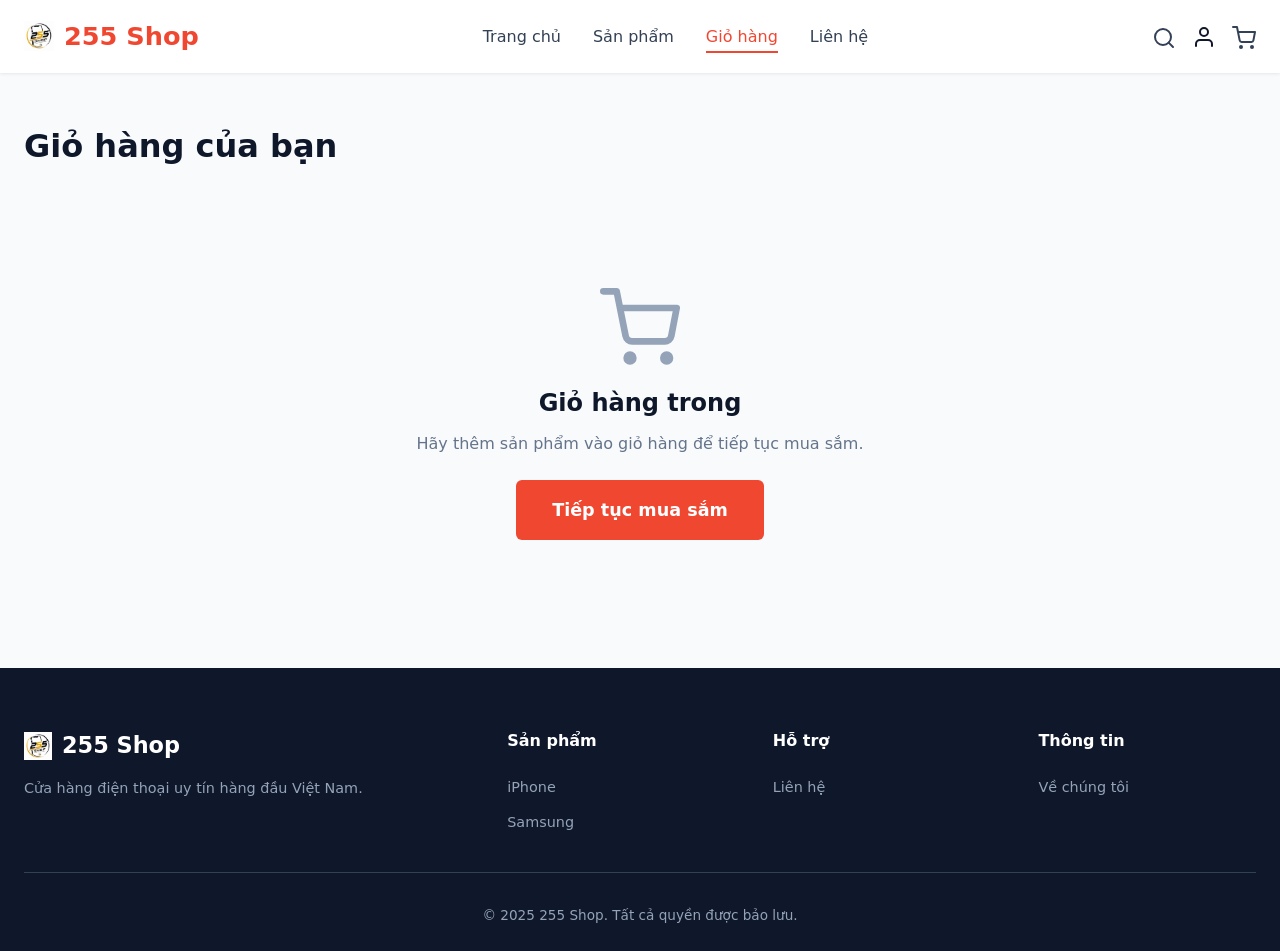
<file: html/cart.html>
<!DOCTYPE html>
<html lang="vi">
<head>
  <meta charset="UTF-8">
  <meta name="viewport" content="width=device-width, initial-scale=1.0">
  <title>Giỏ hàng - 255 Shop</title>
  <link rel="stylesheet" href="../css/style.css">
</head>
<body>

<header class="header">
  <div class="header-inner">
    <a href="../index.html" class="logo">
      <i class="ico ico-md" data-icon="phone"></i> 255 Shop
    </a>
    <nav class="nav" id="mainNav">
      <a href="../index.html">Trang chủ</a>
      <a href="shop.html">Sản phẩm</a>
      <a href="cart.html" class="active">Giỏ hàng</a>
      <a href="contact.html">Liên hệ</a>
    </nav>
    <div class="header-actions">
      <button id="btnSearch" title="Tìm kiếm"><i class="ico ico-md" data-icon="search"></i></button>
      <a href="login.html" title="Tài khoản"><i class="ico ico-md" data-icon="user"></i></a>
      <button onclick="location.href='cart.html'" title="Giỏ hàng">
        <i class="ico ico-md" data-icon="cart"></i>
        <span class="cart-count" id="cartCount">0</span>
      </button>
      <button class="menu-toggle" id="menuToggle"><i class="ico ico-md" data-icon="menu"></i></button>
    </div>
  </div>
</header>

<div class="menu-overlay" id="menuOverlay"></div>

<section class="cart-page">
  <div class="container">
    <h1>Giỏ hàng của bạn</h1>

    <div id="cartEmpty" class="cart-empty" style="display:none;">
      <div class="empty-icon"><i class="ico" style="width:80px;height:80px;" data-icon="cart"></i></div>
      <h2>Giỏ hàng trong</h2>
      <p>Hãy thêm sản phẩm vào giỏ hàng để tiếp tục mua sắm.</p>
      <a href="shop.html" class="btn btn-primary btn-lg">Tiếp tục mua sắm</a>
    </div>

    <div id="cartContent" class="cart-layout">
      <div class="cart-items" id="cartItems"></div>
      <aside class="cart-summary">
        <h3>Tóm tắt đơn hàng</h3>
        <div class="summary-row">
          <span>Tạm tính</span>
          <span id="subtotal">0d</span>
        </div>
        <div class="summary-row">
          <span>Giảm giá</span>
          <span id="discount">0d</span>
        </div>
        <div class="summary-row">
          <span>Phí vận chuyển</span>
          <span id="shipping">Miễn phí</span>
        </div>
        <div class="summary-row total">
          <span>Tổng cộng</span>
          <span class="sum-val" id="total">0d</span>
        </div>
        <a href="checkout.html" class="btn btn-primary btn-block btn-lg">Thanh toán ngay</a>
        <a href="shop.html" style="display:block;text-align:center;margin-top:16px;color:var(--gray-600);font-size:.9rem;"><i class="ico ico-sm" data-icon="arrow-right" style="transform:rotate(180deg);"></i> Tiếp tục mua sắm</a>
      </aside>
    </div>
  </div>
</section>

<footer class="footer">
  <div class="container">
    <div class="footer-grid">
      <div class="footer-brand">
        <h3><i class="ico ico-md" data-icon="phone"></i> 255 Shop</h3>
        <p>Cửa hàng điện thoại uy tín hàng đầu Việt Nam.</p>
      </div>
      <div class="footer-col">
        <h4>Sản phẩm</h4>
        <a href="shop.html?brand=apple">iPhone</a>
        <a href="shop.html?brand=samsung">Samsung</a>
      </div>
      <div class="footer-col">
        <h4>Hỗ trợ</h4>
        <a href="contact.html">Liên hệ</a>
      </div>
      <div class="footer-col">
        <h4>Thông tin</h4>
        <a href="#">Về chúng tôi</a>
      </div>
    </div>
    <div class="footer-bottom">
      <p>&copy; 2025 255 Shop. Tất cả quyền được bảo lưu.</p>
    </div>
  </div>
</footer>

<script src="../js/icons.js"></script>
<script src="../js/cart.js"></script>
<script src="../js/main.js"></script>
<script>
  initIcons();
  document.addEventListener('DOMContentLoaded', function() {
    updateCartCount();
    initShared();
    renderCartPage();
  });
</script>
</body>
</html>
</file>
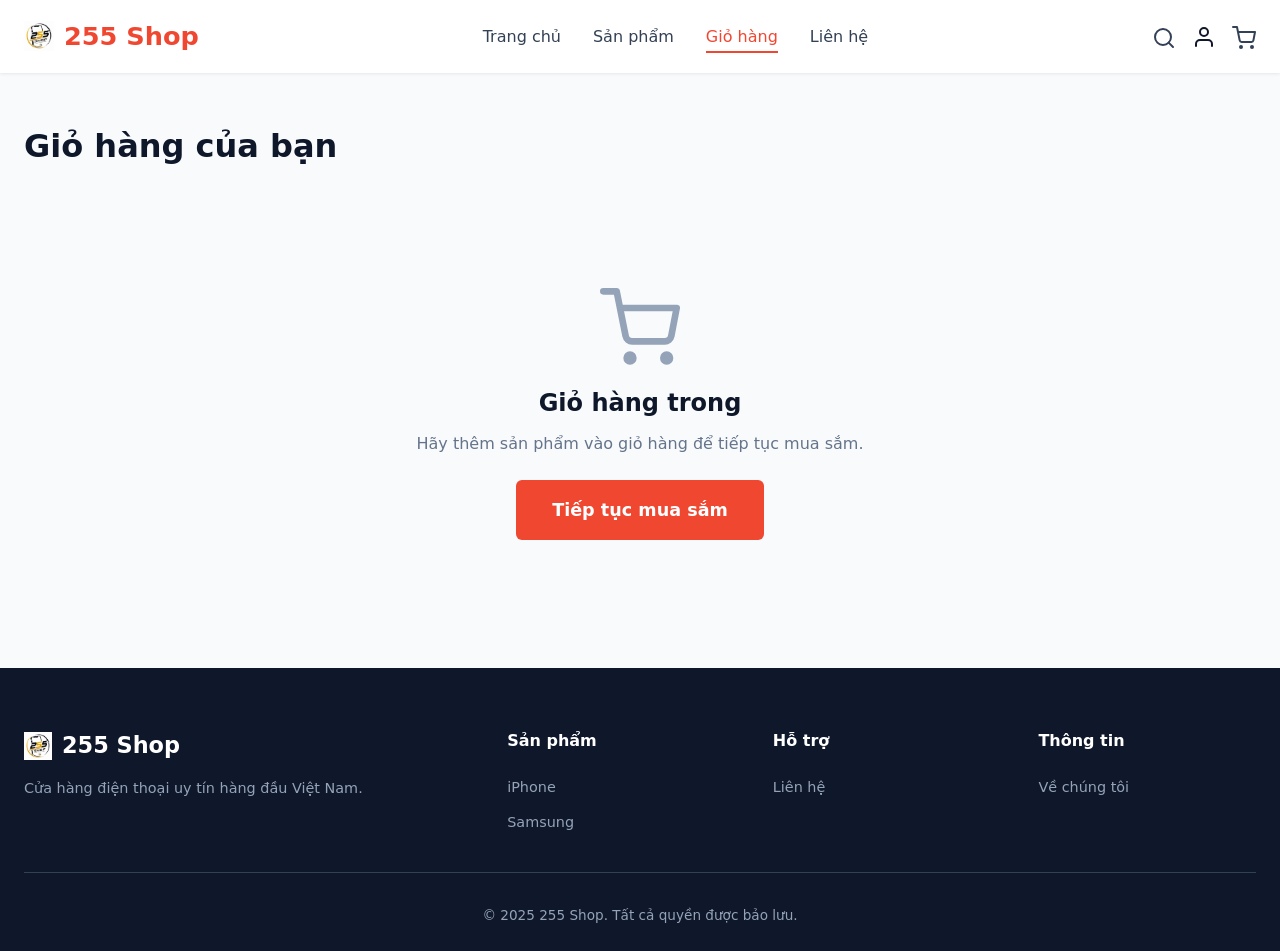
<file: html/checkout.html>
<!DOCTYPE html>
<html lang="vi">
<head>
  <meta charset="UTF-8">
  <meta name="viewport" content="width=device-width, initial-scale=1.0">
  <title>Thanh toán - 255 Shop</title>
  <link rel="stylesheet" href="../css/style.css">
</head>
<body>

<header class="header">
  <div class="header-inner">
    <a href="../index.html" class="logo">
      <i class="ico ico-md" data-icon="phone"></i> 255 Shop
    </a>
    <nav class="nav" id="mainNav">
      <a href="../index.html">Trang chủ</a>
      <a href="shop.html">Sản phẩm</a>
      <a href="cart.html">Giỏ hàng</a>
      <a href="contact.html">Liên hệ</a>
    </nav>
    <div class="header-actions">
      <a href="login.html" title="Tài khoản"><i class="ico ico-md" data-icon="user"></i></a>
      <button onclick="location.href='cart.html'" title="Giỏ hàng">
        <i class="ico ico-md" data-icon="cart"></i>
        <span class="cart-count" id="cartCount">0</span>
      </button>
      <button class="menu-toggle" id="menuToggle"><i class="ico ico-md" data-icon="menu"></i></button>
    </div>
  </div>
</header>

<div class="menu-overlay" id="menuOverlay"></div>

<section class="checkout-page">
  <div class="container">
    <h1>Thanh toán</h1>
    <div class="checkout-steps">
      <span class="step active"><span class="step-num">1</span> Địa chỉ</span>
      <span class="step-divider"></span>
      <span class="step"><span class="step-num">2</span> Thanh toán</span>
      <span class="step-divider"></span>
      <span class="step"><span class="step-num">3</span> Xác nhận</span>
    </div>

    <div class="checkout-layout">
      <form class="checkout-form" id="checkoutForm">
        <h2>Thông tin giao hàng</h2>
        <div class="form-row">
          <div class="form-group">
            <label>Họ và tên <span class="required">*</span></label>
            <input type="text" required placeholder="Nguyễn Văn A">
          </div>
          <div class="form-group">
            <label>Số điện thoại <span class="required">*</span></label>
            <input type="tel" required placeholder="090 123 4567">
          </div>
        </div>
        <div class="form-group">
          <label>Email</label>
          <input type="email" placeholder="email@example.com">
        </div>
        <div class="form-row">
          <div class="form-group">
            <label>Tỉnh/Thành phố <span class="required">*</span></label>
            <select required>
              <option value="">Chọn tỉnh/thành phố</option>
              <option>TP. Hồ Chí Minh</option>
              <option>Hà Nội</option>
              <option>Đà Nẵng</option>
              <option>Hải Phòng</option>
              <option>Cần Thơ</option>
              <option>Bình Dương</option>
              <option>Đồng Nai</option>
            </select>
          </div>
          <div class="form-group">
            <label>Quận/Huyện <span class="required">*</span></label>
            <select required>
              <option value="">Chọn quận/huyện</option>
              <option>Quận 1</option>
              <option>Quận 2</option>
              <option>Quận 3</option>
              <option>Quận Bình Thạnh</option>
              <option>Quận Gò Vấp</option>
            </select>
          </div>
        </div>
        <div class="form-group">
          <label>Địa chỉ chi tiết <span class="required">*</span></label>
          <input type="text" required placeholder="Số nhà, tên đường, phường/xã">
        </div>
        <div class="form-group">
          <label>Ghi chú đơn hàng</label>
          <textarea placeholder="Ghi chú về đơn hàng (vd: thời gian giao hàng, yêu cầu đặc biệt...)"></textarea>
        </div>

        <h2 style="margin-top: 24px;">Phương thức thanh toán</h2>
        <div class="payment-methods">
          <label class="payment-method selected">
            <span class="method-icon"><i class="ico ico-md" data-icon="cash"></i></span>
            <div>
              <strong>Thanh toán khi nhận hàng (COD)</strong>
              <p style="font-size:.85rem;color:var(--gray-600);">Trả tiền mặt khi nhận được sản phẩm</p>
            </div>
            <input type="radio" name="payment" value="cod" checked hidden>
          </label>
          <label class="payment-method">
            <span class="method-icon"><i class="ico ico-md" data-icon="credit-card"></i></span>
            <div>
              <strong>Thẻ tín dụng / Ghi nợ</strong>
              <p style="font-size:.85rem;color:var(--gray-600);">Visa, Mastercard, JCB</p>
            </div>
            <input type="radio" name="payment" value="card" hidden>
          </label>
          <label class="payment-method">
            <span class="method-icon"><i class="ico ico-md" data-icon="bank"></i></span>
            <div>
              <strong>Chuyển khoản ngân hàng</strong>
              <p style="font-size:.85rem;color:var(--gray-600);">Chuyển khoản qua tài khoản ngân hàng</p>
            </div>
            <input type="radio" name="payment" value="bank" hidden>
          </label>
        </div>
        <button type="submit" class="btn btn-primary btn-block btn-lg" style="margin-top:28px;">Đặt hàng</button>
      </form>

      <div class="cart-summary">
        <h3>Đơn hàng của bạn</h3>
        <div id="checkoutItems"></div>
        <div class="summary-row">
          <span>Tạm tính</span>
          <span id="subtotal">0d</span>
        </div>
        <div class="summary-row">
          <span>Giảm giá</span>
          <span id="discount">0d</span>
        </div>
        <div class="summary-row">
          <span>Phí vận chuyển</span>
          <span style="color:var(--success);">Miễn phí</span>
        </div>
        <div class="summary-row total">
          <span>Tổng cộng</span>
          <span class="sum-val" id="total">0d</span>
        </div>
      </div>
    </div>
  </div>
</section>

<footer class="footer">
  <div class="container">
    <div class="footer-grid">
      <div class="footer-brand">
        <h3><i class="ico ico-md" data-icon="phone"></i> 255 Shop</h3>
        <p>Cửa hàng điện thoại uy tín hàng đầu Việt Nam.</p>
      </div>
      <div class="footer-col">
        <h4>Hỗ trợ</h4>
        <a href="contact.html">Liên hệ</a>
        <a href="#">Chính sách bảo hành</a>
      </div>
      <div class="footer-col">
        <h4>Thông tin</h4>
        <a href="#">Về chúng tôi</a>
        <a href="#">Blog</a>
      </div>
    </div>
    <div class="footer-bottom">
      <p>&copy; 2025 255 Shop. Tất cả quyền được bảo lưu.</p>
    </div>
  </div>
</footer>

<script src="../js/icons.js"></script>
<script src="../js/cart.js"></script>
<script src="../js/main.js"></script>
<script>
  initIcons();
  document.addEventListener('DOMContentLoaded', function() {
    updateCartCount();
    initShared();
    renderCheckoutItems();

    document.getElementById('checkoutForm').addEventListener('submit', function(e) {
      e.preventDefault();
      showToast('Đặt hàng thành công! Cảm ơn bạn đã mua sắm.', 'success');
      setTimeout(function() {
        clearCart();
        window.location.href = 'index.html';
      }, 1500);
    });

    document.querySelectorAll('.payment-method').forEach(function(el) {
      el.addEventListener('click', function() {
        document.querySelectorAll('.payment-method').forEach(function(m) { m.classList.remove('selected'); });
        this.classList.add('selected');
        this.querySelector('input').checked = true;
      });
    });
  });
</script>
</body>
</html>
</file>
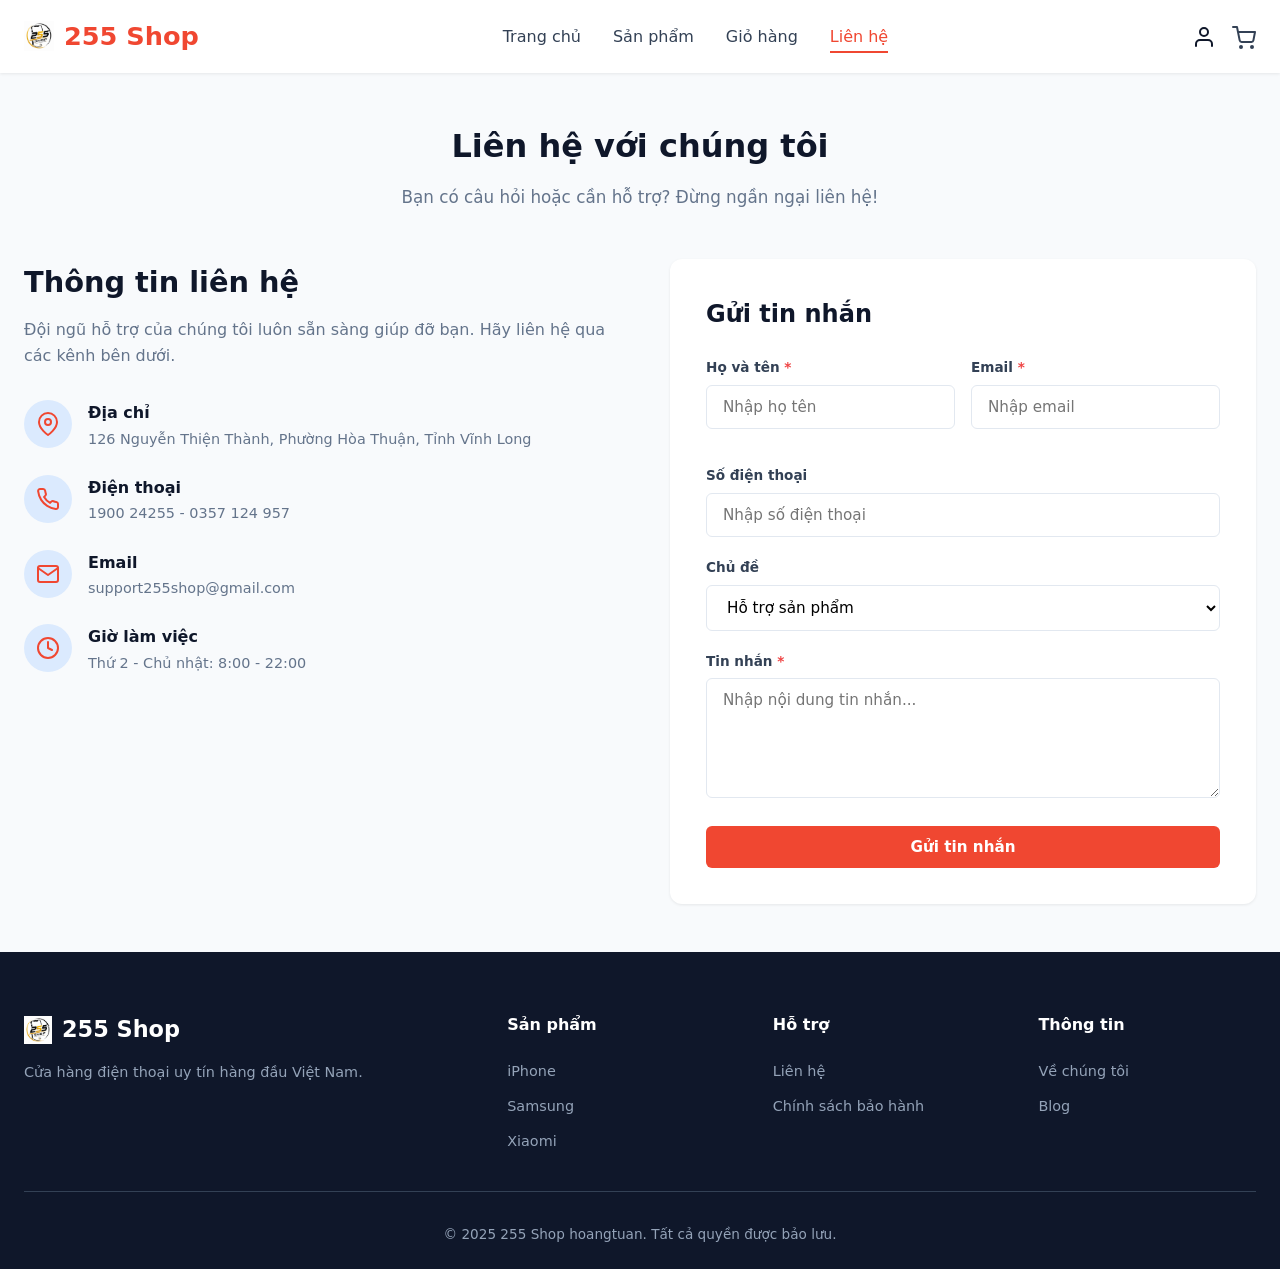
<file: html/contact.html>
<!DOCTYPE html>
<html lang="vi">
<head>
  <meta charset="UTF-8">
  <meta name="viewport" content="width=device-width, initial-scale=1.0">
  <title>Liên hệ - 255 Shop</title>
  <link rel="stylesheet" href="../css/style.css">
</head>
<body>

<header class="header">
  <div class="header-inner">
    <a href="../index.html" class="logo">
      <i class="ico ico-md" data-icon="phone"></i> 255 Shop
    </a>
    <nav class="nav" id="mainNav">
      <a href="../index.html">Trang chủ</a>
      <a href="shop.html">Sản phẩm</a>
      <a href="cart.html">Giỏ hàng</a>
      <a href="contact.html" class="active">Liên hệ</a>
    </nav>
    <div class="header-actions">
      <a href="login.html" title="Tài khoản"><i class="ico ico-md" data-icon="user"></i></a>
      <button onclick="location.href='cart.html'" title="Giỏ hàng">
        <i class="ico ico-md" data-icon="cart"></i>
        <span class="cart-count" id="cartCount">0</span>
      </button>
      <button class="menu-toggle" id="menuToggle"><i class="ico ico-md" data-icon="menu"></i></button>
    </div>
  </div>
</header>

<div class="menu-overlay" id="menuOverlay"></div>

<section class="contact-page">
  <div class="container">
    <h2 class="section-title">Liên hệ với chúng tôi</h2>
    <p class="section-subtitle">Bạn có câu hỏi hoặc cần hỗ trợ? Đừng ngần ngại liên hệ!</p>

    <div class="contact-layout">
      <div class="contact-info">
        <h2>Thông tin liên hệ</h2>
        <p>Đội ngũ hỗ trợ của chúng tôi luôn sẵn sàng giúp đỡ bạn. Hãy liên hệ qua các kênh bên dưới.</p>

        <div class="contact-item">
          <div class="ci-icon"><i class="ico ico-md" data-icon="location"></i></div>
          <div>
            <h4>Địa chỉ</h4>
            <p>126 Nguyễn Thiện Thành, Phường Hòa Thuận, Tỉnh Vĩnh Long</p>
          </div>
        </div>
        <div class="contact-item">
          <div class="ci-icon"><i class="ico ico-md" data-icon="phone-call"></i></div>
          <div>
            <h4>Điện thoại</h4>
            <p>1900 24255 - 0357 124 957</p>
          </div>
        </div>
        <div class="contact-item">
          <div class="ci-icon"><i class="ico ico-md" data-icon="mail"></i></div>
          <div>
            <h4>Email</h4>
            <p>support255shop@gmail.com</p>
          </div>
        </div>
        <div class="contact-item">
          <div class="ci-icon"><i class="ico ico-md" data-icon="clock"></i></div>
          <div>
            <h4>Giờ làm việc</h4>
            <p>Thứ 2 - Chủ nhật: 8:00 - 22:00</p>
          </div>
        </div>
      </div>

      <div class="contact-form-card">
        <h2>Gửi tin nhắn</h2>
        <form id="contactForm">
          <div class="form-row">
            <div class="form-group">
              <label>Họ và tên <span class="required">*</span></label>
              <input type="text" required placeholder="Nhập họ tên">
            </div>
            <div class="form-group">
              <label>Email <span class="required">*</span></label>
              <input type="email" required placeholder="Nhập email">
            </div>
          </div>
          <div class="form-group">
            <label>Số điện thoại</label>
              <input type="tel" placeholder="Nhập số điện thoại">
          </div>
          <div class="form-group">
            <label>Chủ đề</label>
            <select>
              <option>Hỗ trợ sản phẩm</option>
              <option>Bảo hành &amp; Sửa chữa</option>
              <option>Đổi trả hàng</option>
              <option>Hợp tác kinh doanh</option>
              <option>Góp ý / Khiếu nại</option>
              <option>Khác</option>
            </select>
          </div>
          <div class="form-group">
            <label>Tin nhắn <span class="required">*</span></label>
            <textarea required placeholder="Nhập nội dung tin nhắn..."></textarea>
          </div>
          <button type="submit" class="btn btn-primary btn-block">Gửi tin nhắn</button>
        </form>
      </div>
    </div>
  </div>
</section>

<footer class="footer">
  <div class="container">
    <div class="footer-grid">
      <div class="footer-brand">
        <h3><i class="ico ico-md" data-icon="phone"></i> 255 Shop</h3>
        <p>Cửa hàng điện thoại uy tín hàng đầu Việt Nam.</p>
      </div>
      <div class="footer-col">
        <h4>Sản phẩm</h4>
        <a href="shop.html?brand=apple">iPhone</a>
        <a href="shop.html?brand=samsung">Samsung</a>
        <a href="shop.html?brand=xiaomi">Xiaomi</a>
      </div>
      <div class="footer-col">
        <h4>Hỗ trợ</h4>
        <a href="contact.html">Liên hệ</a>
        <a href="#">Chính sách bảo hành</a>
      </div>
      <div class="footer-col">
        <h4>Thông tin</h4>
        <a href="#">Về chúng tôi</a>
        <a href="#">Blog</a>
      </div>
    </div>
    <div class="footer-bottom">
      <p>&copy; 2025 255 Shop hoangtuan. Tất cả quyền được bảo lưu.</p>
    </div>
  </div>
</footer>

<script src="../js/icons.js"></script>
<script src="../js/cart.js"></script>
<script src="../js/main.js"></script>
<script>
  initIcons();
  document.addEventListener('DOMContentLoaded', function() {
    updateCartCount();
    initShared();
  });
  document.getElementById('contactForm').addEventListener('submit', function(e) {
    e.preventDefault();
    showToast('Tin nhắn đã được gửi thành công! Chúng tôi sẽ phản hồi sớm.', 'success');
    this.reset();
  });
</script>
</body>
</html>
</file>
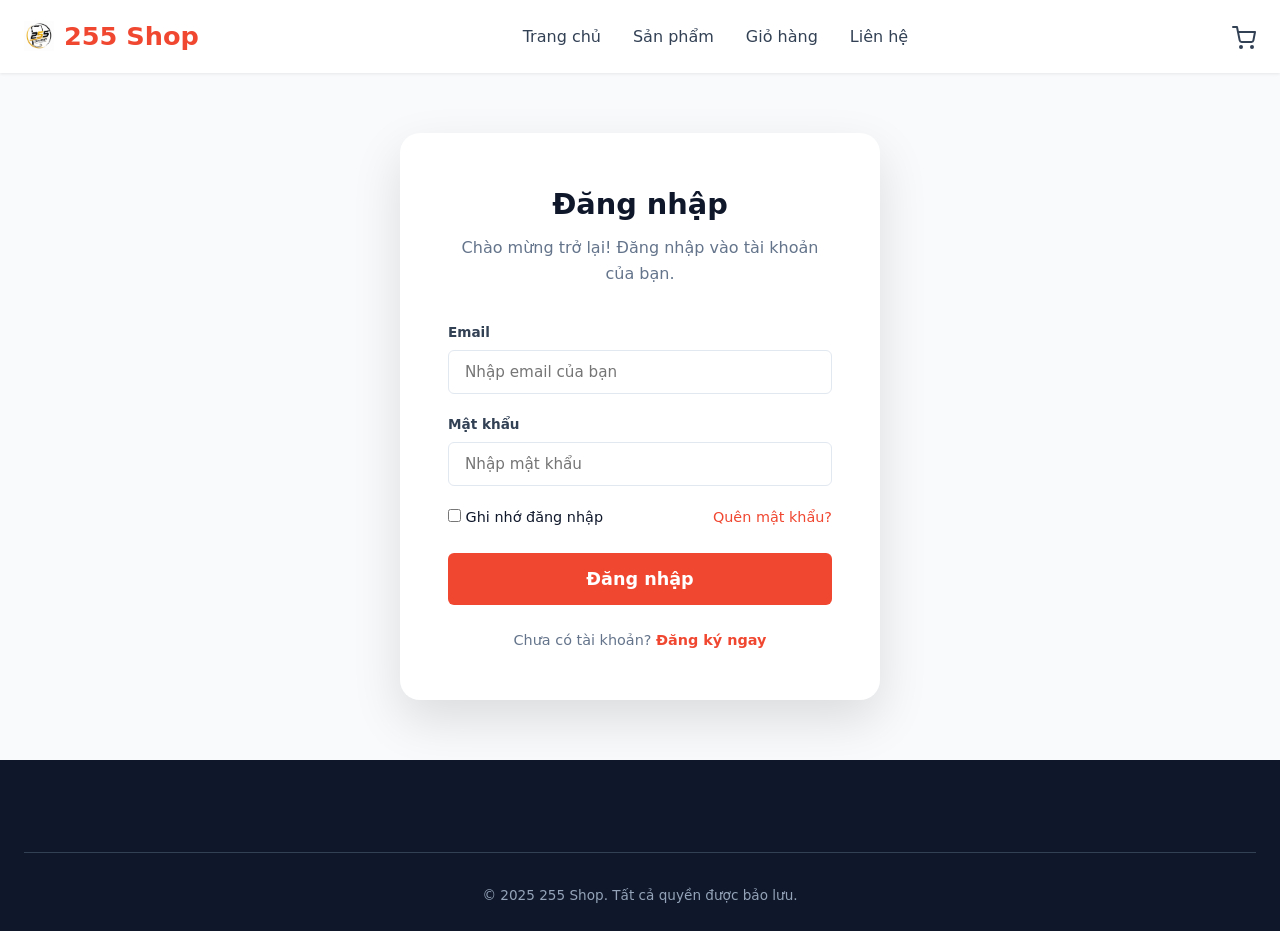
<file: html/login.html>
<!DOCTYPE html>
<html lang="vi">
<head>
  <meta charset="UTF-8">
  <meta name="viewport" content="width=device-width, initial-scale=1.0">
  <title>Đăng nhập - 255 Shop</title>
  <link rel="stylesheet" href="../css/style.css">
</head>
<body>

<header class="header">
  <div class="header-inner">
    <a href="../index.html" class="logo">
      <i class="ico ico-md" data-icon="phone"></i> 255 Shop
    </a>
    <nav class="nav" id="mainNav">
      <a href="../index.html">Trang chủ</a>
      <a href="shop.html">Sản phẩm</a>
      <a href="cart.html">Giỏ hàng</a>
      <a href="contact.html">Liên hệ</a>
    </nav>
    <div class="header-actions">
      <button onclick="location.href='cart.html'" title="Giỏ hàng">
        <i class="ico ico-md" data-icon="cart"></i>
        <span class="cart-count" id="cartCount">0</span>
      </button>
      <button class="menu-toggle" id="menuToggle"><i class="ico ico-md" data-icon="menu"></i></button>
    </div>
  </div>
</header>

<div class="menu-overlay" id="menuOverlay"></div>

<section class="auth-page">
  <div class="auth-card" id="loginForm">
    <h1>Đăng nhập</h1>
    <p class="auth-subtitle">Chào mừng trở lại! Đăng nhập vào tài khoản của bạn.</p>
    <form>
      <div class="form-group">
        <label>Email</label>
        <input type="email" placeholder="Nhập email của bạn" required>
      </div>
      <div class="form-group">
        <label>Mật khẩu</label>
        <input type="password" placeholder="Nhập mật khẩu" required>
      </div>
      <div class="remember-forgot">
        <label class="checkbox-item">
          <input type="checkbox"> Ghi nhớ đăng nhập
        </label>
        <a href="#">Quên mật khẩu?</a>
      </div>
      <button type="submit" class="btn btn-primary btn-block btn-lg">Đăng nhập</button>
    </form>
    <div class="auth-footer">
      Chưa có tài khoản? <a href="#" id="showRegister">Đăng ký ngay</a>
    </div>
  </div>

  <div class="auth-card" id="registerForm" style="display:none;">
    <h1>Đăng ký</h1>
    <p class="auth-subtitle">Tạo tài khoản mới để bắt đầu mua sắm.</p>
    <form>
      <div class="form-group">
        <label>Họ và tên</label>
        <input type="text" placeholder="Nhập họ tên của bạn" required>
      </div>
      <div class="form-group">
        <label>Email</label>
        <input type="email" placeholder="Nhập email của bạn" required>
      </div>
      <div class="form-group">
        <label>Mật khẩu</label>
        <input type="password" placeholder="Tạo mật khẩu (ít nhất 6 ký tự)" required minlength="6">
      </div>
      <div class="form-group">
        <label>Xác nhận mật khẩu</label>
        <input type="password" placeholder="Nhập lại mật khẩu" required minlength="6">
      </div>
      <button type="submit" class="btn btn-primary btn-block btn-lg">Đăng ký</button>
    </form>
    <div class="auth-footer">
      Đã có tài khoản? <a href="#" id="showLogin">Đăng nhập</a>
    </div>
  </div>
</section>

<footer class="footer">
  <div class="container">
    <div class="footer-bottom">
      <p>&copy; 2025 255 Shop. Tất cả quyền được bảo lưu.</p>
    </div>
  </div>
</footer>

<script src="../js/icons.js"></script>
<script src="../js/cart.js"></script>
<script src="../js/main.js"></script>
<script>
  initIcons();
  document.addEventListener('DOMContentLoaded', function() {
    updateCartCount();
    initShared();
  });
  document.getElementById('showRegister').addEventListener('click', function(e) {
    e.preventDefault();
    document.getElementById('loginForm').style.display = 'none';
    document.getElementById('registerForm').style.display = 'block';
  });
  document.getElementById('showLogin').addEventListener('click', function(e) {
    e.preventDefault();
    document.getElementById('registerForm').style.display = 'none';
    document.getElementById('loginForm').style.display = 'block';
  });
  document.querySelectorAll('.auth-card form').forEach(function(form) {
    form.addEventListener('submit', function(e) {
      e.preventDefault();
      showToast('Đăng nhập thành công!', 'success');
      setTimeout(function() { window.location.href = '../index.html'; }, 1000);
    });
  });
</script>
</body>
</html>
</file>
<file: css/style.css>
/* ============ CSS VARIABLES ============ */
:root {
  --primary: #f04731;
  --primary-dark: #00030a;
  --primary-light: #dbeafe;
  --secondary: #f59e0b;
  --secondary-light: #fef3c7;
  --accent: #8b5cf6;
  --dark: #0f172a;
  --gray-900: #1e293b;
  --gray-800: #334155;
  --gray-600: #64748b;
  --gray-400: #94a3b8;
  --gray-200: #e2e8f0;
  --gray-100: #f1f5f9;
  --gray-50: #f8fafc;
  --white: #ffffff;
  --danger: #ef4444;
  --danger-light: #fee2e2;
  --success: #10b981;
  --success-light: #d1fae5;
  --shadow-sm: 0 1px 3px rgba(0,0,0,.08);
  --shadow: 0 4px 6px rgba(0,0,0,.07), 0 2px 4px rgba(0,0,0,.06);
  --shadow-md: 0 10px 25px rgba(0,0,0,.1);
  --shadow-lg: 0 20px 50px rgba(0,0,0,.12);
  --radius-sm: 6px;
  --radius: 12px;
  --radius-lg: 20px;
  --radius-xl: 28px;
  --font: 'Segoe UI', 'Inter', system-ui, -apple-system, sans-serif;
  --transition: 0.25s cubic-bezier(0.4, 0, 0.2, 1);
  --max-width: 1280px;
}

/* ============ RESET ============ */
*, *::before, *::after { box-sizing: border-box; margin: 0; padding: 0; }
html { scroll-behavior: smooth; }
body {
  font-family: var(--font);
  color: var(--dark);
  background: var(--gray-50);
  line-height: 1.6;
  min-height: 100vh;
  display: flex;
  flex-direction: column;
}
a { text-decoration: none; color: inherit; }
img { max-width: 100%; display: block; }
button { cursor: pointer; font-family: inherit; border: none; outline: none; }
input, select, textarea { font-family: inherit; outline: none; }
ul { list-style: none; }

/* ============ ICONS ============ */
.ico { display: inline-flex; align-items: center; justify-content: center; vertical-align: middle; flex-shrink: 0; }
.ico svg { display: block; }
.ico-sm { width: 18px; height: 18px; }
.ico-md { width: 24px; height: 24px; }
.ico-lg { width: 32px; height: 32px; }
.ico-xl { width: 48px; height: 48px; }
.ico-2xl { width: 64px; height: 64px; }
.ico-3xl { width: 96px; height: 96px; }

/* ============ UTILITIES ============ */
.container { max-width: var(--max-width); margin: 0 auto; padding: 0 24px; }
.btn {
  display: inline-flex; align-items: center; justify-content: center; gap: 8px;
  padding: 12px 28px; border-radius: var(--radius-sm); font-weight: 600;
  font-size: 0.95rem; transition: var(--transition); white-space: nowrap;
}
.btn-primary { background: var(--primary); color: var(--white); }
.btn-primary:hover { background: var(--primary-dark); transform: translateY(-2px); box-shadow: var(--shadow-md); }
.btn-outline { background: transparent; color: var(--primary); border: 2px solid var(--primary); }
.btn-outline:hover { background: var(--primary-light); transform: translateY(-2px); }
.btn-danger { background: var(--danger); color: var(--white); }
.btn-danger:hover { background: #dc2626; }
.btn-sm { padding: 8px 16px; font-size: 0.85rem; }
.btn-lg { padding: 16px 36px; font-size: 1.1rem; }
.btn-block { width: 100%; }

.badge {
  display: inline-block; padding: 4px 12px; border-radius: 20px;
  font-size: 0.75rem; font-weight: 600; letter-spacing: 0.3px;
}
.badge-hot { background: var(--danger); color: var(--white); }
.badge-new { background: var(--success); color: var(--white); }
.badge-sale { background: var(--secondary); color: var(--dark); }

.section { padding: 80px 0; }
.section-title { font-size: 2rem; font-weight: 700; text-align: center; margin-bottom: 12px; }
.section-subtitle { color: var(--gray-600); text-align: center; margin-bottom: 48px; font-size: 1.05rem; }

/* ============ HEADER ============ */
.header { background: var(--white); box-shadow: var(--shadow-sm); position: sticky; top: 0; z-index: 1000; }
.header-inner {
  display: flex; align-items: center; justify-content: space-between;
  padding: 16px 0; max-width: var(--max-width); margin: 0 auto;
  padding-inline: 24px;
}
.logo { font-size: 1.6rem; font-weight: 800; color: var(--primary); display: flex; align-items: center; gap: 8px; }
.logo-icon { font-size: 1.8rem; }

.nav { display: flex; gap: 32px; }
.nav a { font-weight: 500; color: var(--gray-800); transition: color var(--transition); position: relative; }
.nav a::after {
  content: ''; position: absolute; bottom: -4px; left: 0; width: 0; height: 2px;
  background: var(--primary); transition: width var(--transition);
}
.nav a:hover, .nav a.active { color: var(--primary); }
.nav a:hover::after, .nav a.active::after { width: 100%; }

.header-actions { display: flex; align-items: center; gap: 16px; }
.header-actions button {
  background: none; font-size: 1.4rem; position: relative; color: var(--gray-800);
  transition: color var(--transition);
}
.header-actions button:hover { color: var(--primary); }
.cart-count {
  position: absolute; top: -6px; right: -8px;
  background: var(--danger); color: var(--white); font-size: 0.65rem;
  width: 20px; height: 20px; border-radius: 50%; display: flex;
  align-items: center; justify-content: center; font-weight: 700;
}
.menu-toggle { display: none; font-size: 1.6rem; background: none; color: var(--gray-800); }

/* ============ FOOTER ============ */
.footer {
  background: var(--dark); color: var(--gray-400); padding: 60px 0 24px; margin-top: auto;
}
.footer-grid { display: grid; grid-template-columns: 2fr 1fr 1fr 1fr; gap: 48px; }
.logo, .footer-brand h3 { display: inline-flex; align-items: center; gap: 10px; }
.footer-brand h3 { color: var(--white); font-size: 1.4rem; margin-bottom: 12px; }
.logo .site-logo, .footer-brand h3 .footer-logo {
  width: 30px;
  height: 30px;
  object-fit: contain;
  display: block;
}
.footer-brand h3 .footer-logo { width: 28px; height: 28px; }
.footer-brand p { font-size: 0.9rem; line-height: 1.7; }
.footer-col h4 { color: var(--white); font-size: 1rem; margin-bottom: 16px; font-weight: 600; }
.footer-col a { display: block; padding: 6px 0; font-size: 0.9rem; transition: color var(--transition); }
.footer-col a:hover { color: var(--white); }
.footer-bottom { text-align: center; padding-top: 32px; margin-top: 32px; border-top: 1px solid var(--gray-800); font-size: 0.85rem; }

/* ============ HERO ============ */
.hero {
  position: relative;
  overflow: hidden;
  background:
    radial-gradient(circle at top left, rgba(240, 71, 49, 0.12), transparent 28%),
    linear-gradient(135deg, #0f172a 0%, #1e293b 52%, #111827 100%);
  color: var(--white);
  padding: 76px 0 88px;
}
.hero::before,
.hero::after {
  content: '';
  position: absolute;
  border-radius: 50%;
  pointer-events: none;
}
.hero::before {
  width: 280px;
  height: 280px;
  right: -90px;
  top: -50px;
  background: rgba(255, 255, 255, 0.04);
  filter: blur(2px);
}
.hero::after {
  width: 160px;
  height: 160px;
  left: -60px;
  bottom: -60px;
  background: rgba(240, 71, 49, 0.1);
}
.hero-inner {
  display: grid;
  grid-template-columns: 1.05fr 0.95fr;
  gap: 44px;
  align-items: center;
  position: relative;
  z-index: 1;
}
.hero-content { max-width: 580px; }
.hero-content h1 { font-size: clamp(2.4rem, 4.7vw, 4rem); font-weight: 900; line-height: 1.05; margin-bottom: 16px; letter-spacing: -0.03em; }
.hero-title-line { display: inline-block; white-space: nowrap; color: #ffb347; }
.hero-content p { font-size: 1rem; color: rgba(226, 232, 240, 0.8); margin-bottom: 28px; max-width: 520px; }
.hero-buttons { display: flex; gap: 12px; flex-wrap: wrap; }
.hero-buttons .btn-primary { box-shadow: 0 16px 34px rgba(240, 71, 49, 0.26); }
.hero-buttons .btn-outline { border-color: rgba(255, 255, 255, 0.24); color: var(--white); background: rgba(255, 255, 255, 0.02); }
.hero-buttons .btn-outline:hover { background: rgba(255, 255, 255, 0.1); }
.hero-image { display: flex; justify-content: center; align-items: center; }
.hero-visual { position: relative; width: min(100%, 520px); padding: 10px; }
.hero-phone-frame {
  position: relative;
  border-radius: 34px;
  padding: 14px;
  background: linear-gradient(145deg, rgba(255, 255, 255, 0.12), rgba(255, 255, 255, 0.05));
  border: 1px solid rgba(255, 255, 255, 0.1);
  box-shadow: 0 24px 60px rgba(0, 0, 0, 0.28);
  backdrop-filter: blur(8px);
}
.hero-phone-frame img { width: 100%; height: auto; display: block; object-fit: contain; filter: drop-shadow(0 14px 32px rgba(0, 0, 0, 0.22)); animation: float 4s ease-in-out infinite; }

@keyframes float {
  0%, 100% { transform: translateY(0); }
  50% { transform: translateY(-16px); }
}

/* ============ CARD IMAGE PLACEHOLDER ============ */
.card-img-placeholder { display: flex; align-items: center; justify-content: center; width: 100%; height: 100%; color: var(--gray-400); }
.card-img-placeholder svg { width: 64px; height: 64px; }

/* ============ PRODUCT GRID ============ */
.product-grid { display: grid; grid-template-columns: repeat(auto-fill, minmax(260px, 1fr)); gap: 28px; }
.product-card {
  background: var(--white); border-radius: var(--radius); overflow: hidden;
  box-shadow: var(--shadow-sm); transition: var(--transition); position: relative;
}
.product-card:hover { transform: translateY(-6px); box-shadow: var(--shadow-lg); }
.product-card .card-img {
  position: relative; background: var(--gray-100); padding: 32px;
  display: flex; align-items: center; justify-content: center; height: 260px;
}
.product-card .card-img .card-product-image {
  width: 100%;
  height: 100%;
  object-fit: contain;
}
.product-card .card-img .phone-icon { color: var(--gray-400); }
.product-card .card-badges { position: absolute; top: 12px; left: 12px; display: flex; gap: 6px; }
.product-card .card-actions { position: absolute; top: 12px; right: 12px; display: flex; flex-direction: column; gap: 8px; opacity: 0; transition: opacity var(--transition); }
.product-card:hover .card-actions { opacity: 1; }
.product-card .card-actions button {
  width: 38px; height: 38px; border-radius: 50%; background: var(--white);
  box-shadow: var(--shadow); display: flex; align-items: center; justify-content: center;
  font-size: 1.1rem; transition: var(--transition);
}
.product-card .card-actions button:hover { background: var(--primary); color: var(--white); }
.product-card .card-body { padding: 20px; }
.product-card .card-body .brand { color: var(--gray-600); font-size: 0.8rem; text-transform: uppercase; letter-spacing: 1px; }
.product-card .card-body h3 { font-size: 1rem; margin: 4px 0 8px; font-weight: 600; }
.product-card .card-body .rating { color: var(--secondary); font-size: 0.85rem; margin-bottom: 8px; }
.product-card .card-body .rating span { color: var(--gray-400); }
.product-card .card-body .price { font-size: 1.2rem; font-weight: 700; color: var(--primary); }
.product-card .card-body .price del { color: var(--gray-400); font-size: 0.85rem; font-weight: 400; margin-right: 8px; }
.product-card .card-body .btn { margin-top: 12px; width: 100%; }

/* ============ CATEGORIES ============ */
.category-grid { display: grid; grid-template-columns: repeat(auto-fill, minmax(180px, 1fr)); gap: 20px; }
.category-card {
  background: var(--white); border-radius: var(--radius); padding: 28px 20px;
  text-align: center; box-shadow: var(--shadow-sm); transition: var(--transition); cursor: pointer;
}
.category-card:hover { transform: translateY(-4px); box-shadow: var(--shadow-md); }
.category-card .cat-icon {
  width: 58px;
  height: 58px;
  margin: 0 auto 12px;
  color: var(--primary);
  display: flex;
  align-items: center;
  justify-content: center;
}
.category-card .cat-icon .brand-logo,
.category-card .cat-icon .cat-icon-fallback {
  width: 100%;
  height: 100%;
  display: flex;
  align-items: center;
  justify-content: center;
}
.category-card .cat-icon .brand-logo { object-fit: contain; }
.category-card h3 { font-size: 0.95rem; font-weight: 600; color: var(--gray-800); }

/* ============ SHOP PAGE ============ */
.shop-layout { display: grid; grid-template-columns: 260px 1fr; gap: 36px; padding: 48px 0; }
.filter-panel { background: var(--white); border-radius: var(--radius); padding: 24px; box-shadow: var(--shadow-sm); height: fit-content; position: sticky; top: 100px; }
.filter-panel h3 { font-size: 1.1rem; margin-bottom: 24px; }
.filter-group { margin-bottom: 24px; }
.filter-group label { display: block; font-weight: 600; font-size: 0.85rem; color: var(--gray-800); margin-bottom: 10px; }
.filter-group input[type="range"] { width: 100%; accent-color: var(--primary); }
.filter-group .range-values { display: flex; justify-content: space-between; font-size: 0.8rem; color: var(--gray-600); margin-top: 6px; }
.filter-group .checkbox-item { display: flex; align-items: center; gap: 8px; padding: 6px 0; font-size: 0.9rem; cursor: pointer; }
.filter-group .checkbox-item input { accent-color: var(--primary); }
.shop-header { display: flex; justify-content: space-between; align-items: center; margin-bottom: 24px; }
.shop-header .result-count { color: var(--gray-600); font-size: 0.9rem; }
.shop-header select { padding: 10px 16px; border: 1px solid var(--gray-200); border-radius: var(--radius-sm); background: var(--white); font-size: 0.9rem; }
.filter-toggle { display: none; margin-bottom: 16px; }

/* ============ PRODUCT DETAIL ============ */
.product-detail { padding: 48px 0; }
.breadcrumb { display: flex; gap: 8px; color: var(--gray-600); font-size: 0.9rem; margin-bottom: 32px; }
.breadcrumb a:hover { color: var(--primary); }
.breadcrumb span { color: var(--gray-400); }
.product-main { display: grid; grid-template-columns: 1fr 1fr; gap: 60px; }
.product-gallery { position: sticky; top: 100px; align-self: start; }
.product-gallery .main-image {
  background: var(--gray-100); border-radius: var(--radius-lg); padding: 48px;
  display: flex; align-items: center; justify-content: center; height: 420px;
}
.product-gallery .main-image .main-product-image {
  width: 100%;
  height: 100%;
  object-fit: contain;
}
.product-gallery .main-image .phone-icon { color: var(--gray-400); }
.product-gallery .thumbnails { display: flex; gap: 12px; margin-top: 16px; }
.product-gallery .thumbnails .thumb {
  width: 72px; height: 72px; border-radius: var(--radius-sm); background: var(--gray-100); overflow: hidden;
  cursor: pointer; border: 2px solid transparent; transition: var(--transition);
}
.product-gallery .thumbnails .thumb.active { border-color: var(--primary); }
.product-gallery .thumbnails .thumb img { width: 100%; height: 100%; object-fit: cover; }

.product-info h1 { font-size: 1.8rem; font-weight: 700; margin-bottom: 8px; }
.product-info .brand-name { color: var(--gray-600); text-transform: uppercase; letter-spacing: 1px; font-size: 0.85rem; margin-bottom: 12px; }
.product-info .info-rating { display: flex; align-items: center; gap: 8px; margin-bottom: 16px; }
.product-info .info-rating .stars { color: var(--secondary); }
.product-info .info-rating .count { color: var(--gray-600); font-size: 0.9rem; }
.product-info .info-price { margin-bottom: 24px; }
.product-info .info-price .current { font-size: 2rem; font-weight: 700; color: var(--primary); }
.product-info .info-price .original { color: var(--gray-400); text-decoration: line-through; margin-left: 12px; font-size: 1.1rem; }
.product-info .info-price .discount { display: inline-block; margin-left: 12px; background: var(--danger-light); color: var(--danger); padding: 4px 10px; border-radius: 20px; font-size: 0.8rem; font-weight: 600; }
.product-info .info-desc { color: var(--gray-600); margin-bottom: 24px; line-height: 1.7; }
.product-info .info-actions { display: flex; gap: 12px; margin-bottom: 32px; }
.product-info .info-actions .qty { display: flex; align-items: center; border: 2px solid var(--gray-200); border-radius: var(--radius-sm); overflow: hidden; }
.product-info .info-actions .qty button { width: 40px; height: 44px; background: var(--gray-100); font-size: 1.1rem; color: var(--gray-800); }
.product-info .info-actions .qty input { width: 56px; text-align: center; border: none; font-size: 1rem; font-weight: 600; }
.product-info .info-meta { border-top: 1px solid var(--gray-200); padding-top: 20px; }
.product-info .info-meta .meta-item { display: flex; gap: 8px; padding: 4px 0; font-size: 0.9rem; }
.product-info .info-meta .meta-item .label { color: var(--gray-600); min-width: 100px; }

/* Tabs */
.product-tabs { margin-top: 64px; }
.tab-nav { display: flex; border-bottom: 2px solid var(--gray-200); gap: 0; margin-bottom: 32px; }
.tab-nav button { padding: 14px 28px; background: none; font-size: 1rem; font-weight: 600; color: var(--gray-600); border-bottom: 2px solid transparent; margin-bottom: -2px; transition: var(--transition); }
.tab-nav button.active { color: var(--primary); border-bottom-color: var(--primary); }
.tab-content { display: none; }
.tab-content.active { display: block; }

/* Specs Table */
.specs-table { width: 100%; border-collapse: collapse; }
.specs-table tr:nth-child(even) { background: var(--gray-50); }
.specs-table td { padding: 14px 20px; font-size: 0.9rem; }
.specs-table td:first-child { font-weight: 600; color: var(--gray-800); width: 200px; }
.specs-table td:last-child { color: var(--gray-600); }

/* Related Products */
.related-products { margin-top: 80px; padding-top: 48px; border-top: 1px solid var(--gray-200); }

/* ============ CART PAGE ============ */
.cart-page { padding: 48px 0; }
.cart-page h1 { font-size: 2rem; margin-bottom: 36px; }
.cart-layout { display: grid; grid-template-columns: 1fr 360px; gap: 36px; }
.cart-items { display: flex; flex-direction: column; gap: 16px; }
.cart-item {
  display: grid; grid-template-columns: 100px 1fr auto auto auto; gap: 20px;
  align-items: center; background: var(--white); padding: 20px;
  border-radius: var(--radius); box-shadow: var(--shadow-sm);
}
.cart-item .item-img { background: var(--gray-100); border-radius: var(--radius-sm); height: 90px; display: flex; align-items: center; justify-content: center; overflow: hidden; }
.cart-item .item-img .cart-product-image {
  width: 100%;
  height: 100%;
  object-fit: contain;
}
.cart-item .item-img .phone-icon { color: var(--gray-400); }
.cart-item .item-info h3 { font-size: 0.95rem; margin-bottom: 4px; }
.cart-item .item-info .item-meta { color: var(--gray-600); font-size: 0.8rem; }
.cart-item .item-qty { display: flex; align-items: center; border: 1px solid var(--gray-200); border-radius: var(--radius-sm); }
.cart-item .item-qty button { width: 32px; height: 36px; background: var(--gray-100); font-size: 1rem; }
.cart-item .item-qty input { width: 48px; text-align: center; border: none; font-weight: 600; }
.cart-item .item-price { font-weight: 700; font-size: 1rem; color: var(--primary); }
.cart-item .item-remove { background: none; color: var(--gray-400); font-size: 1.2rem; transition: color var(--transition); }
.cart-item .item-remove:hover { color: var(--danger); }

.cart-summary {
  background: var(--white); border-radius: var(--radius); padding: 28px;
  box-shadow: var(--shadow-sm); height: fit-content; position: sticky; top: 100px;
}
.cart-summary h3 { font-size: 1.2rem; margin-bottom: 24px; }
.summary-row { display: flex; justify-content: space-between; padding: 12px 0; font-size: 0.9rem; }
.summary-row.total { border-top: 2px solid var(--gray-200); margin-top: 8px; padding-top: 16px; font-size: 1.2rem; font-weight: 700; }
.summary-row.total .sum-val { color: var(--primary); }
.cart-summary .btn { margin-top: 24px; }
.cart-empty { text-align: center; padding: 80px 20px; }
.cart-empty .empty-icon { margin-bottom: 16px; color: var(--gray-400); }
.cart-empty h2 { font-size: 1.5rem; margin-bottom: 8px; }
.cart-empty p { color: var(--gray-600); margin-bottom: 24px; }

/* ============ CHECKOUT PAGE ============ */
.checkout-page { padding: 48px 0; }
.checkout-page h1 { font-size: 2rem; margin-bottom: 8px; }
.checkout-steps { display: flex; gap: 12px; margin-bottom: 36px; align-items: center; }
.checkout-steps .step { display: flex; align-items: center; gap: 8px; color: var(--gray-400); font-size: 0.85rem; font-weight: 500; }
.checkout-steps .step .step-num { width: 28px; height: 28px; border-radius: 50%; background: var(--gray-200); display: flex; align-items: center; justify-content: center; font-weight: 700; font-size: 0.8rem; }
.checkout-steps .step.active { color: var(--primary); }
.checkout-steps .step.active .step-num { background: var(--primary); color: var(--white); }
.checkout-steps .step.completed { color: var(--success); }
.checkout-steps .step.completed .step-num { background: var(--success); color: var(--white); }
.checkout-steps .step-divider { flex: 1; height: 2px; background: var(--gray-200); }

.checkout-layout { display: grid; grid-template-columns: 1fr 380px; gap: 36px; }
.checkout-form { background: var(--white); border-radius: var(--radius); padding: 32px; box-shadow: var(--shadow-sm); }
.checkout-form h2 { font-size: 1.2rem; margin-bottom: 24px; padding-bottom: 16px; border-bottom: 1px solid var(--gray-200); }
.form-row { display: grid; grid-template-columns: 1fr 1fr; gap: 16px; margin-bottom: 16px; }
.form-group { margin-bottom: 20px; }
.form-group label { display: block; font-weight: 600; font-size: 0.85rem; color: var(--gray-800); margin-bottom: 6px; }
.form-group label .required { color: var(--danger); }
.form-group input, .form-group select, .form-group textarea {
  width: 100%; padding: 12px 16px; border: 1px solid var(--gray-200); border-radius: var(--radius-sm);
  font-size: 0.95rem; transition: border-color var(--transition); background: var(--white);
}
.form-group input:focus, .form-group select:focus, .form-group textarea:focus { border-color: var(--primary); box-shadow: 0 0 0 3px var(--primary-light); }
.payment-methods { display: flex; flex-direction: column; gap: 12px; }
.payment-method { display: flex; align-items: center; gap: 12px; padding: 14px 16px; border: 2px solid var(--gray-200); border-radius: var(--radius-sm); cursor: pointer; transition: var(--transition); }
.payment-method:hover { border-color: var(--primary); }
.payment-method.selected { border-color: var(--primary); background: var(--primary-light); }
.payment-method .method-icon { color: var(--primary); }

/* ============ AUTH PAGE ============ */
.auth-page { padding: 60px 0; display: flex; align-items: center; justify-content: center; flex: 1; }
.auth-card { background: var(--white); border-radius: var(--radius-lg); box-shadow: var(--shadow-lg); padding: 48px; max-width: 480px; width: 100%; }
.auth-card h1 { text-align: center; font-size: 1.8rem; margin-bottom: 8px; }
.auth-card .auth-subtitle { text-align: center; color: var(--gray-600); margin-bottom: 36px; }
.auth-card .form-group input { width: 100%; }
.auth-card .btn { margin-top: 8px; }
.auth-card .auth-footer { text-align: center; margin-top: 24px; color: var(--gray-600); font-size: 0.9rem; }
.auth-card .auth-footer a { color: var(--primary); font-weight: 600; }
.remember-forgot { display: flex; justify-content: space-between; align-items: center; margin-bottom: 16px; font-size: 0.9rem; }
.remember-forgot a { color: var(--primary); }

/* ============ CONTACT PAGE ============ */
.contact-page { padding: 48px 0; }
.contact-layout { display: grid; grid-template-columns: 1fr 1fr; gap: 60px; }
.contact-info h2 { font-size: 1.8rem; margin-bottom: 12px; }
.contact-info p { color: var(--gray-600); margin-bottom: 32px; }
.contact-item { display: flex; gap: 16px; margin-bottom: 24px; }
.contact-item .ci-icon { width: 48px; height: 48px; background: var(--primary-light); border-radius: 50%; display: flex; align-items: center; justify-content: center; color: var(--primary); flex-shrink: 0; }
.contact-item h4 { font-weight: 600; margin-bottom: 2px; }
.contact-item p { color: var(--gray-600); margin: 0; font-size: 0.9rem; }
.contact-form-card { background: var(--white); padding: 36px; border-radius: var(--radius); box-shadow: var(--shadow-sm); }
.contact-form-card h2 { margin-bottom: 24px; }
.contact-form-card textarea { min-height: 120px; resize: vertical; }

/* ============ TOAST / NOTIFICATIONS ============ */
.toast-container { position: fixed; top: 24px; right: 24px; z-index: 9999; display: flex; flex-direction: column; gap: 12px; }
.toast {
  background: var(--white); box-shadow: var(--shadow-lg); border-radius: var(--radius-sm);
  padding: 16px 24px; display: flex; align-items: center; gap: 12px; min-width: 320px;
  animation: slideIn .3s ease-out;
}
.toast.success { border-left: 4px solid var(--success); }
.toast.error { border-left: 4px solid var(--danger); }
.toast.info { border-left: 4px solid var(--primary); }
@keyframes slideIn { from { transform: translateX(100%); opacity: 0; } to { transform: translateX(0); opacity: 1; } }

/* ============ MODAL ============ */
.modal-overlay {
  position: fixed; inset: 0; background: rgba(0,0,0,.5); z-index: 2000;
  display: flex; align-items: center; justify-content: center; opacity: 0; visibility: hidden;
  transition: var(--transition);
}
.modal-overlay.active { opacity: 1; visibility: visible; }
.modal {
  background: var(--white); border-radius: var(--radius-lg); padding: 36px;
  max-width: 520px; width: 90%; max-height: 85vh; overflow-y: auto; position: relative;
}
.modal-close { position: absolute; top: 16px; right: 16px; background: none; font-size: 1.5rem; color: var(--gray-600); }

/* ============ SEARCH OVERLAY ============ */
.search-overlay { position: fixed; inset: 0; background: rgba(0,0,0,.7); z-index: 3000; display: flex; align-items: flex-start; justify-content: center; padding-top: 120px; opacity: 0; visibility: hidden; transition: var(--transition); }
.search-overlay.active { opacity: 1; visibility: visible; }
.search-box { background: var(--white); border-radius: var(--radius); padding: 24px; width: 600px; max-width: 90%; box-shadow: var(--shadow-lg); }
.search-box input { width: 100%; padding: 14px 16px; font-size: 1.1rem; border: none; border-bottom: 2px solid var(--gray-200); }
.search-box input:focus { border-bottom-color: var(--primary); }
.search-results { margin-top: 16px; }
.search-item { display: flex; align-items: center; gap: 16px; padding: 12px; border-radius: var(--radius-sm); cursor: pointer; transition: background var(--transition); }
.search-item:hover { background: var(--gray-50); }
.search-item .si-icon { color: var(--gray-400); }
.search-item .si-icon svg { width: 32px; height: 32px; }
.search-item h4 { font-size: 0.9rem; }
.search-item .si-price { font-size: 0.85rem; color: var(--primary); font-weight: 600; }

/* ============ RESPONSIVE ============ */
@media (max-width: 992px) {
  .hero-inner { grid-template-columns: 1fr; text-align: center; }
  .hero-content p { margin-inline: auto; }
  .hero-buttons { justify-content: center; }
  .hero-image { display: none; }
  .shop-layout { grid-template-columns: 1fr; }
  .filter-panel { position: static; display: none; }
  .filter-panel.open { display: block; }
  .filter-toggle { display: block; }
  .product-main { grid-template-columns: 1fr; }
  .product-gallery { position: static; }
  .cart-layout { grid-template-columns: 1fr; }
  .cart-summary { position: static; }
  .checkout-layout { grid-template-columns: 1fr; }
  .contact-layout { grid-template-columns: 1fr; }
  .footer-grid { grid-template-columns: 1fr 1fr; }
}

@media (max-width: 768px) {
  .menu-toggle { display: block; }
  .nav {
    position: fixed; top: 0; left: -100%; width: 280px; height: 100vh;
    background: var(--white); flex-direction: column; padding: 80px 24px 24px;
    box-shadow: var(--shadow-lg); transition: left var(--transition); gap: 16px;
  }
  .nav.open { left: 0; }
  .hero-content h1 { font-size: 2rem; }
  .section-title { font-size: 1.5rem; }
  .product-grid { grid-template-columns: repeat(auto-fill, minmax(220px, 1fr)); }
  .cart-item { grid-template-columns: 80px 1fr; gap: 12px; }
  .cart-item .item-qty, .cart-item .item-price, .cart-item .item-remove { grid-column: auto; }
  .footer-grid { grid-template-columns: 1fr; }
}

@media (max-width: 480px) {
  .hero-content h1 { font-size: 1.6rem; }
  .product-grid { grid-template-columns: 1fr 1fr; gap: 14px; }
  .product-card .card-body h3 { font-size: 0.85rem; }
  .form-row { grid-template-columns: 1fr; }
  .auth-card { padding: 28px 20px; }
}

/* Mobile menu overlay */
.menu-overlay { position: fixed; inset: 0; background: rgba(0,0,0,.4); z-index: 999; opacity: 0; visibility: hidden; transition: var(--transition); }
.menu-overlay.active { opacity: 1; visibility: visible; }
</file>
